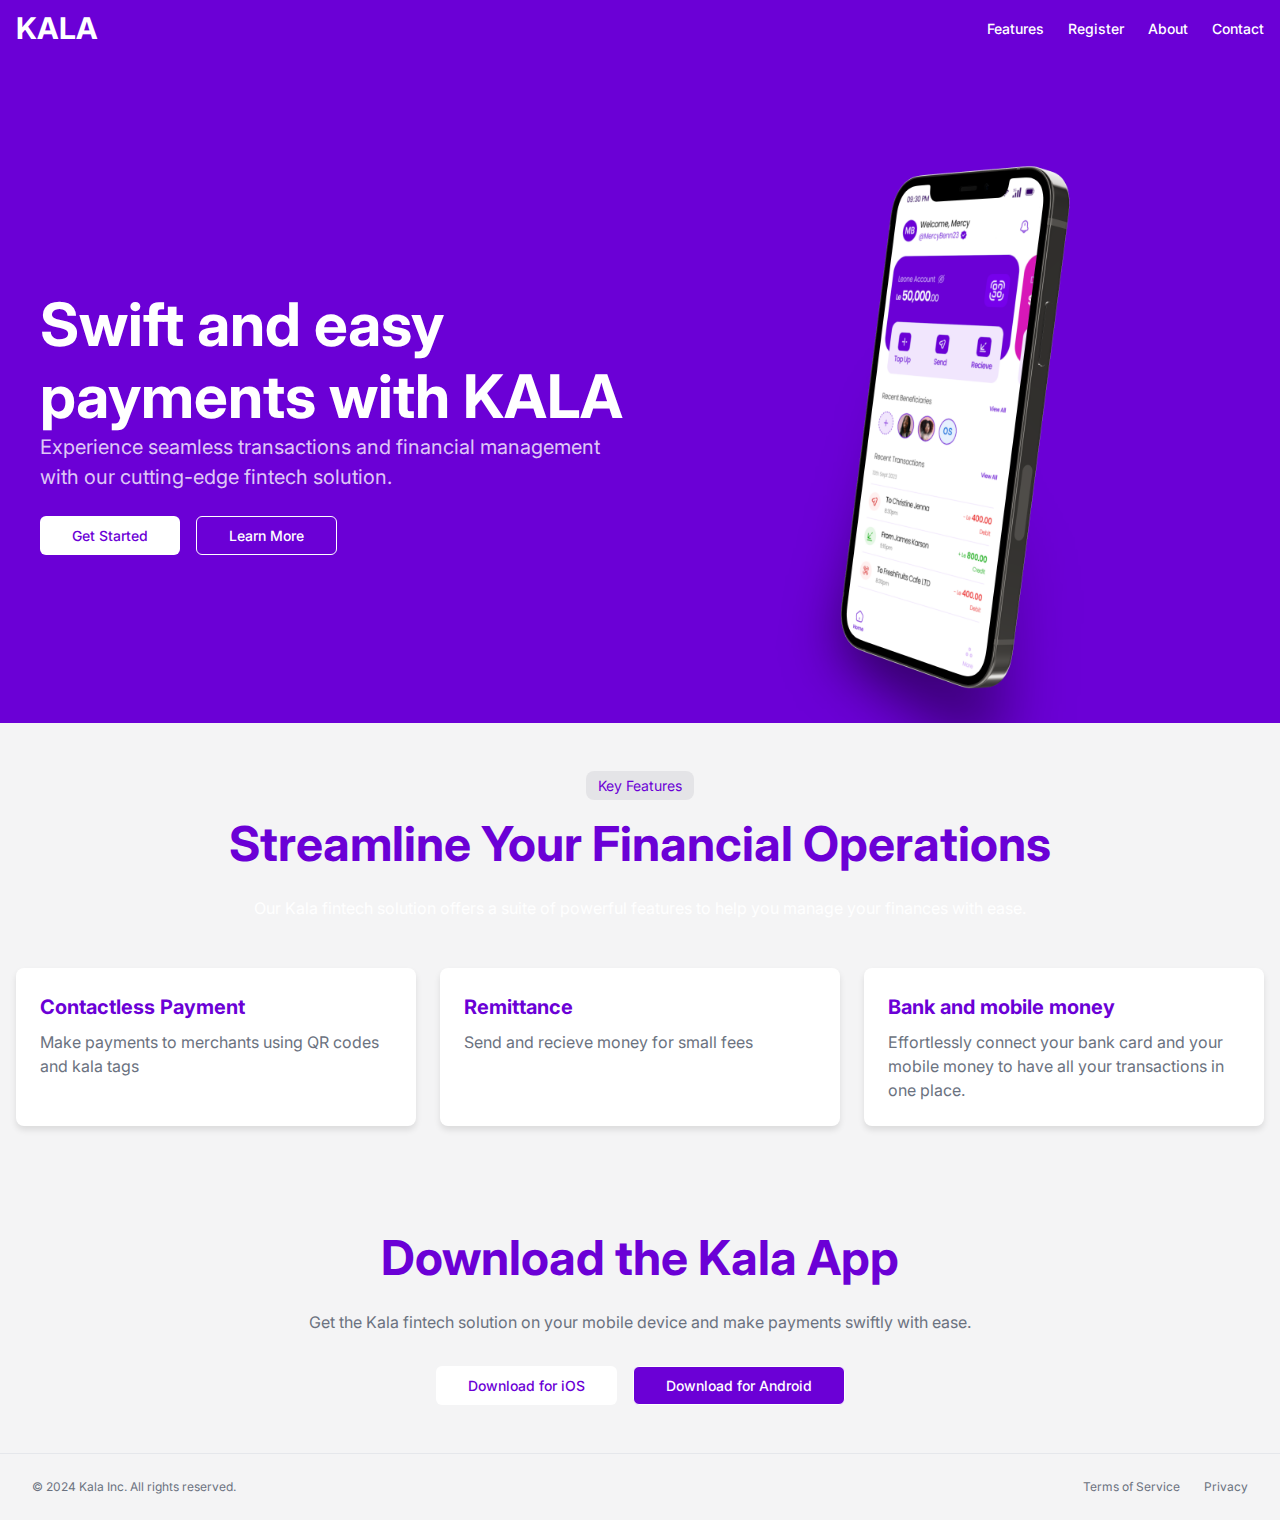
<file: index.html>
<!DOCTYPE html>
<html lang="en">
<head>
    <meta charset="UTF-8">
    <meta name="viewport" content="width=device-width, initial-scale=1.0">
    <meta name="description" content="KALA - Fintech Solution for swift and easy payments">
    <title>KALA - Fintech Solution</title>
    <link rel="icon" href="IMG_5070 2.PNG" type="image/x-icon">
    <link rel="shortcut icon" href="IMG_5070 2.PNG" type="image/x-icon">
    <link rel="preconnect" href="https://fonts.googleapis.com">
    <link rel="preconnect" href="https://fonts.gstatic.com" crossorigin>
    <link href="https://fonts.googleapis.com/css2?family=Inter:wght@400;500;700&display=swap" rel="stylesheet">
    <link rel="stylesheet" href="kala.css">
</head>
<body>
    <header>
        <div class="logo">KALA</div>
        <nav>
            <a href="#">Features</a>
            <a href="#">Register</a>
            <a href="#">About</a>
            <a href="#">Contact</a>
        </nav>
    </header>
    <main>
        <section class="hero">
            <div class="container">
                <div class="hero-content">
                    <div class="hero-text">
                        <h1>Swift and easy payments with KALA</h1>
                        <p>Experience seamless transactions and financial management with our cutting-edge fintech solution.</p>
                        <div class="button-group">
                            <a href="#" class="button button-primary">Get Started</a>
                            <a href="#" class="button button-secondary">Learn More</a>
                        </div>
                    </div>
                    <div class="hero-image-container">
                        <img src="Rectangle.png" alt="Hero" class="hero-image">
                    </div>
                </div>
            </div>
        </section>
        <section class="features" id="features">
            <div class="container">
                <div class="features-header">
                    <div class="badge">Key Features</div>
                    <h2>Streamline Your Financial Operations</h2>
                    <p>Our Kala fintech solution offers a suite of powerful features to help you manage your finances with ease.</p>
                </div>
                <div class="features-content">
                    <div class="feature-item">
                        <h3>Contactless Payment</h3>
                        <p>Make payments to merchants using QR codes and kala tags</p>
                    </div>
                    <div class="feature-item">
                        <h3>Remittance</h3>
                        <p>Send and recieve money for small fees</p>
                    </div>
                    <div class="feature-item">
                        <h3>Bank and mobile money</h3>
                        <p>Effortlessly connect your bank card and your mobile money to have all your transactions in one place.</p>
                    </div>
                </div>
            </div>
        </section>
        <section class="download">
            <div class="container">
                <h2>Download the Kala App</h2>
                <p>Get the Kala fintech solution on your mobile device and make payments swiftly with ease.</p>
                <div class="button-group">
                    <a href="#" class="button button-primary">Download for iOS</a>
                    <a href="#" class="button button-secondary">Download for Android</a>
                </div>
            </div>
        </section>
    </main>
    <footer>
        <div class="container">
            <div class="footer-content">
                <p class="footer-text">&copy; 2024 Kala Inc. All rights reserved.</p>
                <div class="footer-links">
                    <a href="#">Terms of Service</a>
                    <a href="#">Privacy</a>
                </div>
            </div>
        </div>
    </footer>
    <script>
        // Add smooth scrolling for internal links
        document.querySelectorAll('a[href^="#"]').forEach(anchor => {
            anchor.addEventListener('click', function (e) {
                e.preventDefault();
                document.querySelector(this.getAttribute('href')).scrollIntoView({
                    behavior: 'smooth'
                });
            });
        });

        // Add intersection observer for lazy loading images
        const images = document.querySelectorAll('img[loading="lazy"]');
        const imageObserver = new IntersectionObserver((entries, observer) => {
            entries.forEach(entry => {
                if (entry.isIntersecting) {
                    const img = entry.target;
                    img.src = img.dataset.src;
                    img.removeAttribute('loading');
                    imageObserver.unobserve(img);
                }
            });
        });

        images.forEach(img => imageObserver.observe(img));

        // Add simple form validation
        const form = document.querySelector('form');
        if (form) {
            form.addEventListener('submit', (e) => {
                e.preventDefault();
                // Add your form validation logic here
                console.log('Form submitted');
            });
        }
    </script>
</body>
</html>
</file>
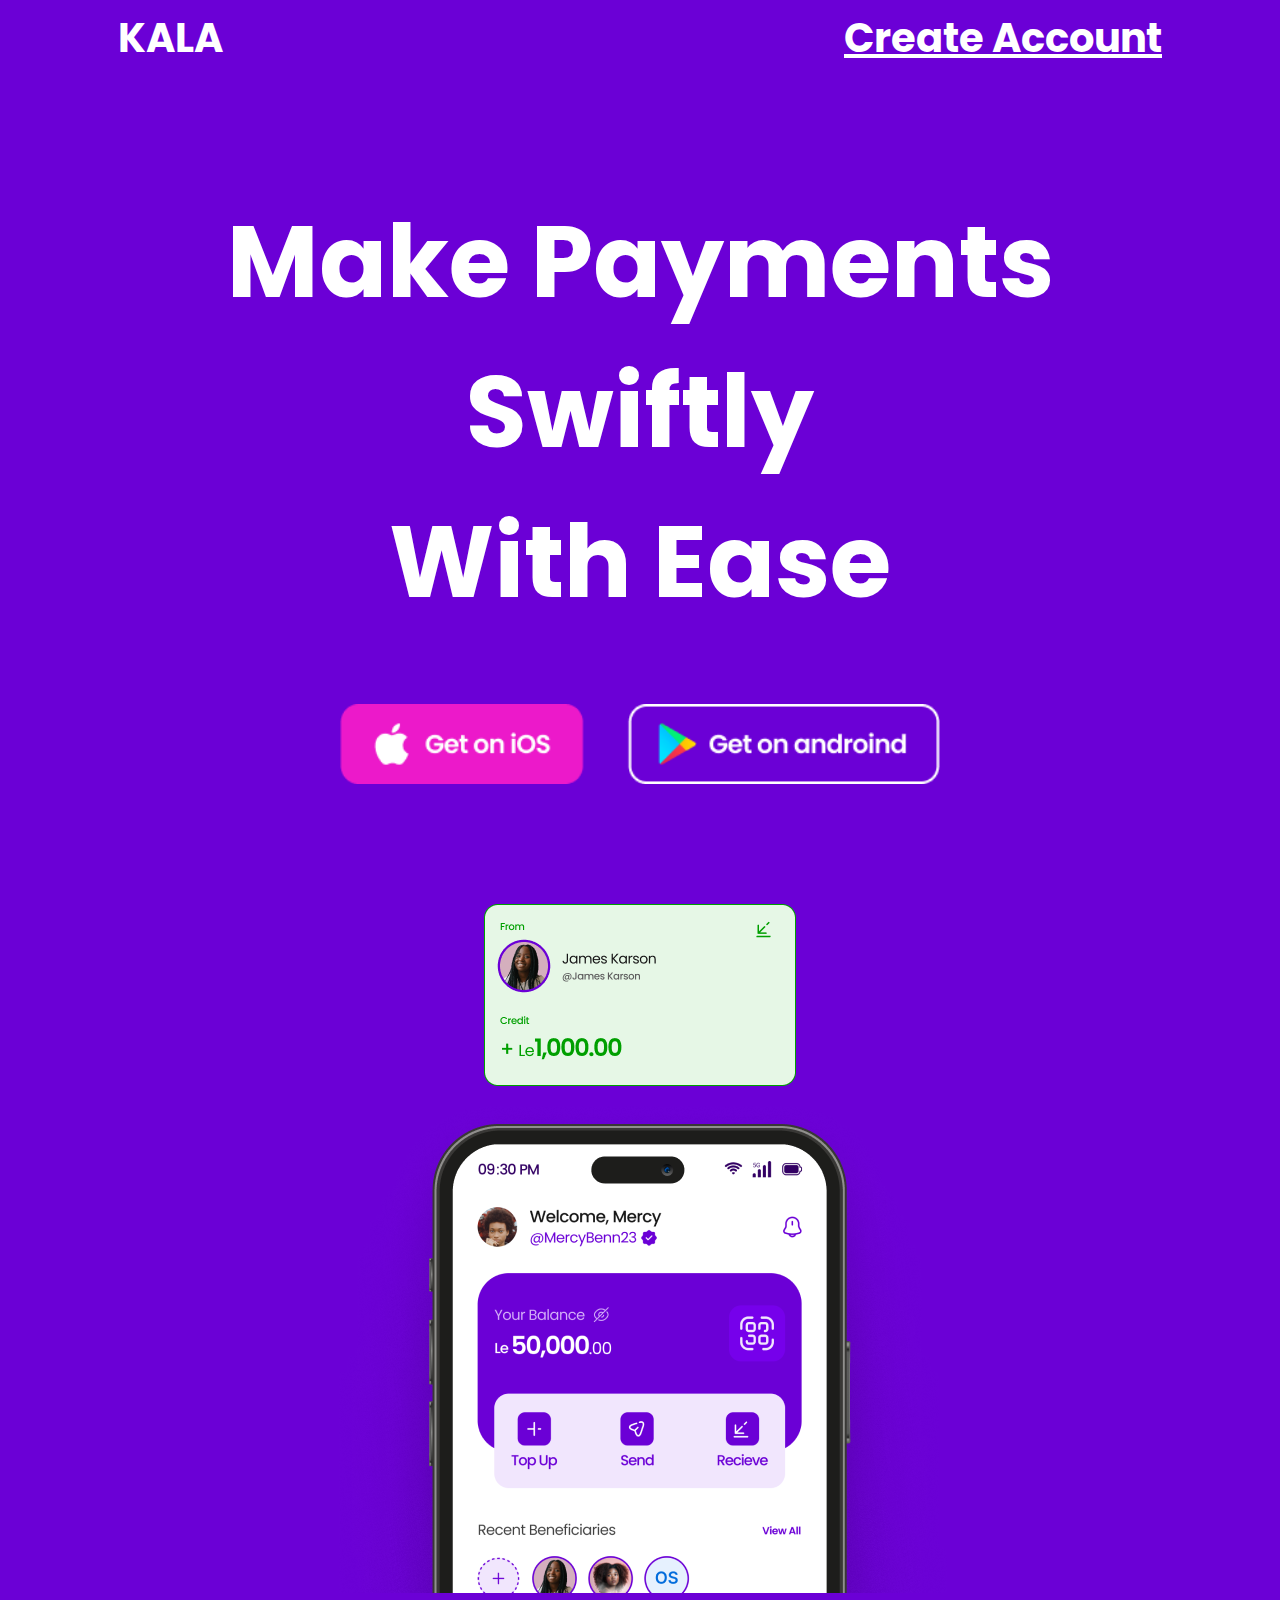
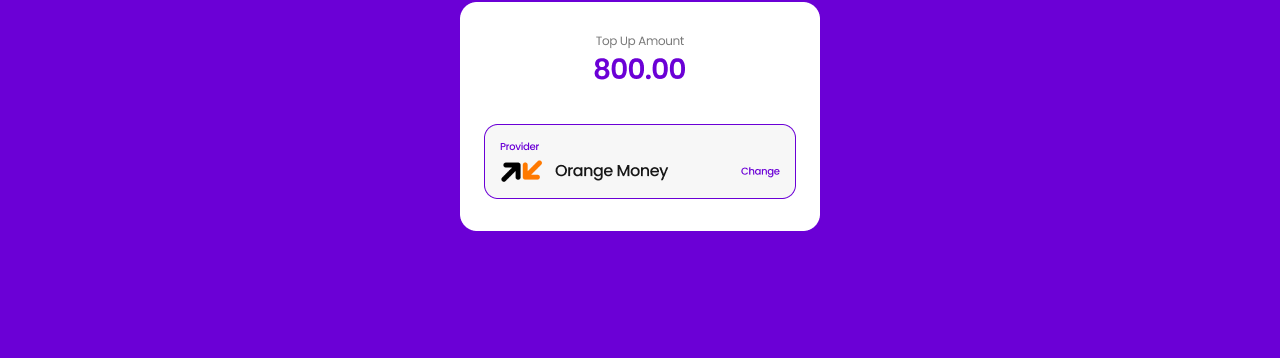
<file: LEARN/kala.html>
<!DOCTYPE html>
<html>
<head>
    <meta charset="utf-8">
    <meta http-equiv="X-UA-Compatible" content="IE=edge">
    <title>Kala</title>
    <meta name="description" content="">
    <meta name="viewport" content="width=device-width, initial-scale=1">
    <link rel="stylesheet" href="kala.css">
    <link rel="icon" type="image/png" href="IMG_5070 2.PNG">

    <!-- Importing fonts -->
    <style>
        @import url('https://fonts.googleapis.com/css2?family=Poppins:ital,wght@0,100;0,200;0,300;0,400;0,500;0,600;0,700;0,800;0,900;1,100;1,200;1,300;1,400;1,500;1,600;1,700;1,800;1,900');
        @import url('https://fonts.googleapis.com/css2?family=Roboto&display=swap');
        
        /* Apply fonts to elements */
     
    </style>
</head>
<body>
    <header>
        <!-- Top Menu -->
        <nav>
            <ul>
                <li id="kalaText"><a href="#">KALA</a></li>
                <li><a href="#"><u>Create Account</u></a></li>
            </ul>
        </nav>
    </header>
    <header>
       
    <main>
        <h1 >Make Payments Swiftly <br>With Ease</h1>
        <img src="Frame 238.png" alt="" width="600" height="80">
        <div class="image-container" >
            <img src="Frame 105.png" alt="">
            <img src="iPhone 14.png" alt="">
            <img src="Frame 237.png" alt="">
        </div>
    </main>
    
</body>
</html>
</file>
<file: kala.css>
:root {
    --background: 0 0% 100%;
    --foreground: 240 10% 3.9%;
    --muted: 240 4.8% 95.9%;
    --muted-foreground: 240 3.8% 45%;
    --primary: 270 100% 42%;
    --primary-hover: 270 100% 50%;
}

* {
    margin: 0;
    padding: 0;
    box-sizing: border-box;
}

body {
    font-family: 'Inter', sans-serif;
    background-color: #6B00D6;
    color: white;
    line-height: 1.5;
}

.container {
    max-width: 100%;
    padding: 0 1rem;
}

header {
    display: flex;
    justify-content: space-between;
    align-items: center;
    padding: 1rem;
    height: 3.5rem;
}

.logo {
    font-size: 1.875rem;
    font-weight: bold;
}

nav {
    display: flex;
    gap: 1.5rem;
}

nav a {
    color: white;
    text-decoration: none;
    font-size: 0.875rem;
    font-weight: 500;
}

nav a:hover {
    text-decoration: underline;
    text-underline-offset: 2px;
}

main {
    flex: 1;
}

.hero {
    padding: 4rem 0 0; /* Removed bottom padding */
}

.hero-content {
    display: flex;
    justify-content: space-between;
    align-items: center;
    gap: 2rem;
    max-width: 1200px; /* Limit maximum width for larger screens */
    margin: 0 auto; /* Center the content */
}

.hero-text {
    flex: 1;
    max-width: 600px; /* Limit text width for better readability */
}

.hero-image-container {
    flex: 1;
    display: flex;
    justify-content: center;
    align-items: center;
}

.hero-image {
    width: 100%;
    max-width: 500px; /* Adjust this value to your preference */
    height: auto;
    object-fit: contain;
}

@media (max-width: 1024px) {
    .hero-content {
        flex-direction: column;
        text-align: center;
    }

    .hero-text {
        max-width: 100%;
    }

    .hero-image {
        max-width: 80%; /* Adjust for smaller screens */
    }
}

h1 {
    font-size: 3rem;
    font-weight: bold;
    line-height: 1.2;
}

@media (min-width: 640px) {
    h1 {
        font-size: 3.75rem;
    }
}

img {
    margin-top: 10px;
}

.hero p {
    font-size: 1rem;
    color: rgba(255, 255, 255, 0.8);
    max-width: 600px;
}

@media (min-width: 768px) {
    .hero p {
        font-size: 1.25rem;
    }
}

.button-group {
    display: flex;
    justify-content: flex-start; /* Aligns buttons to the left */
    gap: 1rem;
    margin-top: 1.5rem;
}

.button {
    display: inline-flex;
    align-items: center;
    justify-content: center;
    padding: 0.5rem 2rem;
    font-size: 0.875rem;
    font-weight: 500;
    text-decoration: none;
    border-radius: 0.375rem;
    transition: background-color 0.3s, color 0.3s;
}

.button-primary {
    background-color: white;
    color: #6B00D6;
}

.button-primary:hover {
    background-color: #6B00D6;
    color: white;
}

.button-secondary {
    background-color: #6B00D6;
    color: white;
    border: 1px solid white;
}

.button-secondary:hover {
    background-color: white;
    color: #6B00D6;
}

.features {
    background-color: #f4f4f5;
    padding: 3rem 0;
}

.features-header {
    text-align: center;
    margin-bottom: 3rem;
}

.badge {
    display: inline-block;
    background-color: #e4e4e7;
    color: #6B00D6;
    padding: 0.25rem 0.75rem;
    border-radius: 0.5rem;
    font-size: 0.875rem;
    margin-bottom: 0.5rem;
}

.features h2 {
    color: #6B00D6;
    font-size: 3rem;
    font-weight: bold;
    margin-bottom: 1rem;
}

.features-content {
    display: grid;
    grid-template-columns: repeat(auto-fit, minmax(250px, 1fr));
    gap: 1.5rem;
    margin-top: 2rem;
}

.feature-item {
    background-color: white;
    border-radius: 0.5rem;
    padding: 1.5rem;
    box-shadow: 0 4px 6px rgba(0, 0, 0, 0.1);
    transition: transform 0.3s ease, box-shadow 0.3s ease;
}

.feature-item:hover {
    transform: translateY(-5px);
    box-shadow: 0 6px 8px rgba(0, 0, 0, 0.15);
}

.feature-item h3 {
    color: #6B00D6;
    font-size: 1.25rem;
    font-weight: bold;
    margin-bottom: 0.5rem;
}

.feature-item p {
    color: #6b7280;
}

.download {
    background-color: #f4f4f5;
    padding: 3rem 0;
    text-align: center;
}

.download h2 {
    color: #6B00D6;
    font-size: 2.25rem;
    font-weight: bold;
    margin-bottom: 1rem;
}

@media (min-width: 768px) {
    .download h2 {
        font-size: 3rem;
    }
}

.download p {
    color: #6b7280;
    max-width: 700px;
    margin: 0 auto 2rem;
}

.download .button-group {
    justify-content: center; /* Center the buttons */
}

footer {
    background-color: #f4f4f5;
    padding: 1.5rem 1rem;
    border-top: 1px solid #e5e7eb;
}

.footer-content {
    display: flex;
    flex-direction: column;
    gap: 0.5rem;
    align-items: center;
}

@media (min-width: 640px) {
    .footer-content {
        flex-direction: row;
        justify-content: space-between;
    }
}

.footer-text {
    font-size: 0.75rem;
    color: #6b7280;
}

.footer-links {
    display: flex;
    gap: 1.5rem;
}

.footer-links a {
    font-size: 0.75rem;
    color: #6b7280;
    text-decoration: none;
}

.footer-links a:hover {
    text-decoration: underline;
}

/* Add smooth scrolling for better user experience */
html {
    scroll-behavior: smooth;
}

/* Improve button accessibility */
.button:focus {
    outline: 2px solid white;
    outline-offset: 2px;
}

/* Improve image loading */
.hero-image, .features-image {
    loading: lazy;
}

/* Improve accessibility and interactivity */
.button, nav a {
    transition: all 0.3s ease;
}

.button:hover, nav a:hover {
    transform: translateY(-2px);
}

.button:active, nav a:active {
    transform: translateY(1px);
}

/* Add animation to hero content */
@keyframes fadeInUp {
    from {
        opacity: 0;
        transform: translateY(20px);
    }
    to {
        opacity: 1;
        transform: translateY(0);
    }
}

.hero-content > div {
    animation: fadeInUp 0.6s ease-out;
}

/* Improve responsiveness */
@media (max-width: 768px) {
    header {
        flex-direction: column;
        height: auto;
        padding: 1rem 0;
    }

    nav {
        margin-top: 1rem;
    }

    .hero-content {
        text-align: center;
    }

    .button-group {
        justify-content: center;
    }
}
</file>
<file: LEARN/kala.css>
html {
    font-size: 22px;
    background-color: #6B00D6 ;
    font-family: 'Poppins', sans-serif;
    padding: 5rem;
    padding-top: 0%;
    
    
}
nav {
    overflow: hidden; /* Clear float */
    color: white;
}
nav ul {
    list-style-type: none;
    margin: 0;
    padding: 0;
}
nav ul li {
    display: inline;
    margin-right: 20px;
    font-weight: bold;
}
nav ul li:last-child {
    margin-right: 0;
    float: right; /* Float the last item to the right */
    
}
nav ul li a {
    text-decoration: none;
    color: white;
    font-size: 40px;
    

}
body {
    font-family: 'Poppins', sans-serif; /* Use Poppins font for body text */
}

h1, h2, h3, h4, h5, h6 {
    font-family: 'Poppins', sans-serif; /* Use Roboto font for headings */
    text-align: center;
    font-size: 100px;
    color: white;
    padding-top: 5%;
}
img {
    display: block;
    margin-left: auto;
    margin-right: auto;
}
.image-container {
    text-align: center; /* Optional: Centers the images within the container */
    padding-top: 120px;
}

.image-container img {
    display: inline-block;
    margin: 0 10px; /* Optional: Adds space between the images */
}
</file>
